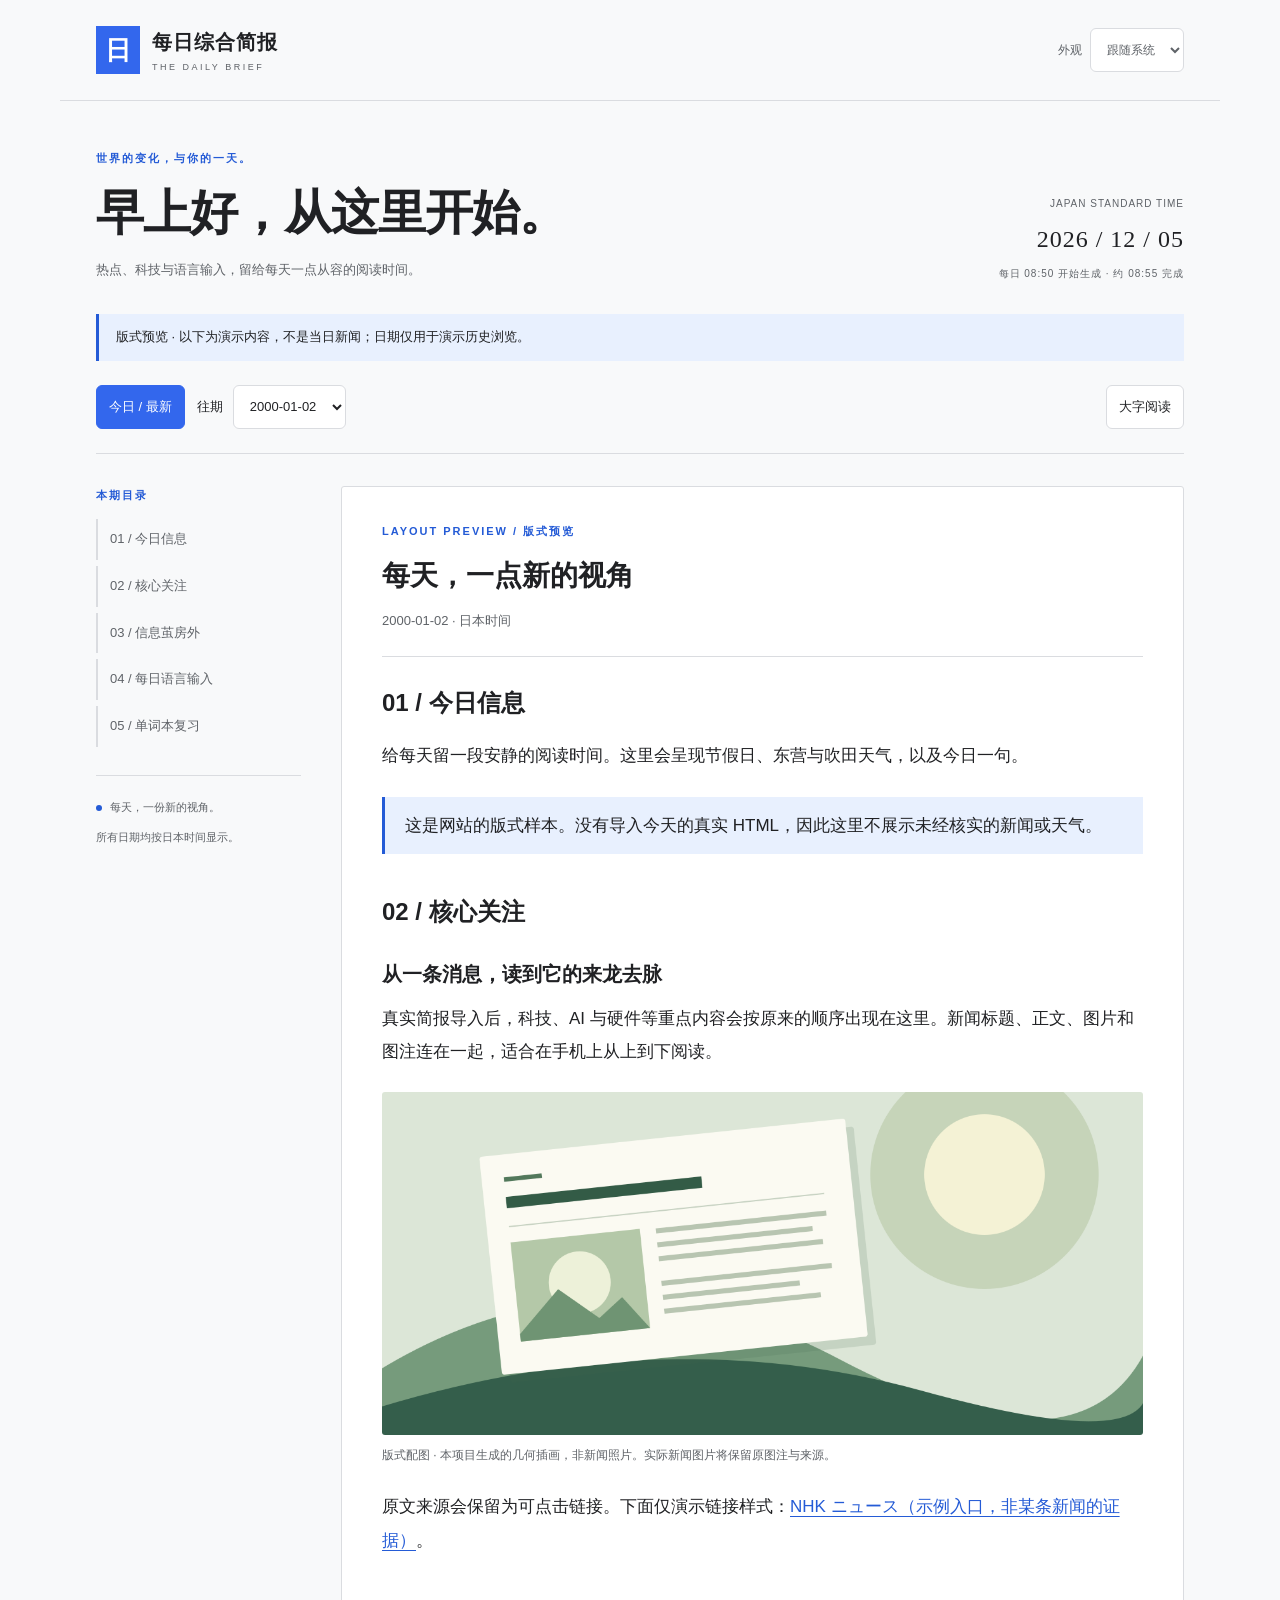
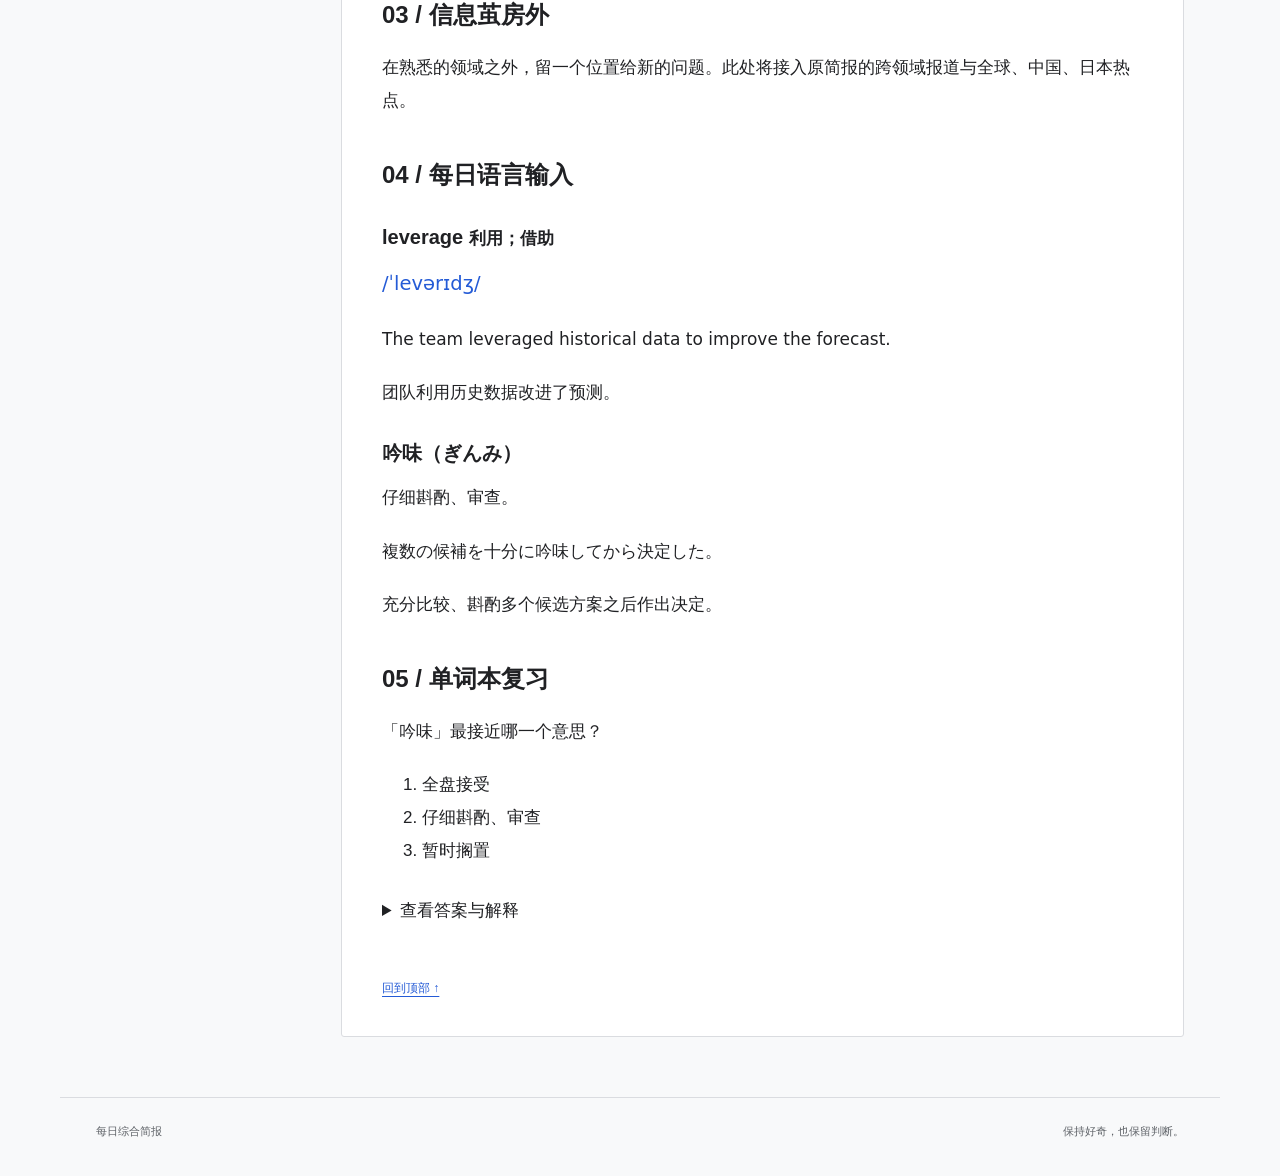
<file: index.html>
<!doctype html>
<html lang="zh-CN">
<head>
<meta charset="UTF-8"><meta name="viewport" content="width=device-width,initial-scale=1">
<meta name="color-scheme" content="light dark"><meta name="robots" content="noindex,nofollow">
<meta name="referrer" content="no-referrer">
<meta http-equiv="Content-Security-Policy" content="default-src 'self'; script-src 'self' 'unsafe-inline'; style-src 'self' 'unsafe-inline'; img-src 'self' https: data:; connect-src 'self'; font-src 'self'; object-src 'none'; base-uri 'none'; form-action 'none'">
<title>每日综合简报 · 网站预览</title><style>:root{color-scheme:light;--bg:#f8f9fa;--paper:#ffffff;--ink:#202124;--muted:#5f6368;--line:#dadce0;--accent:#245bd6;--button:#3367ed;--button-ink:#ffffff;--soft:#e8f0fe;--notice:#e8f0fe;--body-size:17px}
@media(prefers-color-scheme:dark){:root:not([data-theme=light]){color-scheme:dark;--bg:#202124;--paper:#27282b;--ink:#dadce0;--muted:#bdc1c6;--line:#3c4043;--accent:#8ab4f8;--button:#3367ed;--button-ink:#ffffff;--soft:#293548;--notice:#293548}}
:root[data-theme=dark]{color-scheme:dark;--bg:#202124;--paper:#27282b;--ink:#dadce0;--muted:#bdc1c6;--line:#3c4043;--accent:#8ab4f8;--button:#3367ed;--button-ink:#ffffff;--soft:#293548;--notice:#293548}
*{box-sizing:border-box}html{scroll-behavior:smooth;scroll-padding-top:25px}body{margin:0;background:var(--bg);color:var(--ink);font-family:Inter,"Segoe UI","PingFang SC","Hiragino Sans GB","Microsoft YaHei",sans-serif;line-height:1.75}button,select{font:inherit;color:inherit;min-height:44px;border:1px solid var(--line);border-radius:6px;background:var(--paper);padding:7px 12px;cursor:pointer}button:hover,select:hover{border-color:var(--accent)}button:disabled{opacity:.5;cursor:default}a{color:var(--accent);text-underline-offset:4px}a:hover{text-decoration-thickness:2px}:focus-visible{outline:3px solid var(--accent);outline-offset:4px}.masthead,main,footer{max-width:1160px;margin:auto;padding-left:36px;padding-right:36px}.masthead{display:flex;justify-content:space-between;align-items:center;padding-top:25px;padding-bottom:24px;border-bottom:1px solid var(--line)}.brand{display:flex;gap:12px;align-items:center;color:var(--ink);font-size:20px;font-weight:700;text-decoration:none;letter-spacing:1px}.brand small{display:block;font-size:9px;letter-spacing:2.5px;color:var(--muted);font-weight:500}.brand-mark{display:grid;place-items:center;background:var(--accent);color:var(--bg);width:44px;height:48px;font-family:serif;font-size:26px}.theme-label{font-size:12px;color:var(--muted)}.theme-label select{font-size:12px;margin-left:5px}.intro{display:flex;justify-content:space-between;gap:24px;align-items:flex-end;padding:48px 0 32px}.eyebrow{font-size:11px;letter-spacing:2px;color:var(--accent);font-weight:700;margin:0 0 14px}h1{font-family:"Songti SC","Noto Serif SC",Georgia,serif;font-size:clamp(32px,4vw,48px);letter-spacing:-1px;line-height:1.3;margin:10px 0 15px;font-weight:600}.muted{color:var(--muted);font-size:13px}.intro .muted{margin-bottom:0}.edition-clock{min-width:260px;text-align:right;display:grid;gap:5px;font-size:10px;letter-spacing:1px;color:var(--muted)}.edition-clock strong{font-family:Georgia,serif;font-size:24px;font-weight:400;color:var(--ink)}.notice{padding:12px 17px;background:var(--notice);font-size:13px;border-left:3px solid var(--accent);margin:0 0 24px}.reading-bar{display:flex;align-items:center;gap:12px;padding:0 0 24px;border-bottom:1px solid var(--line);font-size:13px}.reading-bar label{display:flex;align-items:center;gap:10px}.reading-bar #font-size{margin-left:auto}.primary{background:var(--accent);color:var(--bg);border-color:var(--accent)}.layout{display:grid;grid-template-columns:205px minmax(0,1fr);gap:40px;padding:32px 0 60px}aside{align-self:start;position:sticky;top:25px}#toc{display:grid;gap:6px}#toc a{display:block;font-size:13px;color:var(--muted);text-decoration:none;padding:9px 12px;border-left:2px solid var(--line)}#toc a:hover{background:var(--soft);color:var(--accent);border-color:var(--accent)}.side-note{border-top:1px solid var(--line);padding-top:22px;margin-top:28px;font-size:11px;color:var(--muted)}.dot{display:inline-block;width:6px;height:6px;border-radius:50%;background:var(--accent);margin-right:5px}#reading{background:var(--paper);padding:35px 40px;border:1px solid var(--line);min-width:0;border-radius:3px}.issue-heading{padding-bottom:23px;border-bottom:1px solid var(--line);margin-bottom:28px}.issue-heading h2{font-family:"Songti SC",Georgia,serif;font-size:28px;line-height:1.5;margin:0}.issue-heading .muted{margin-bottom:0}article{font-size:var(--body-size);line-height:1.95;overflow-wrap:anywhere}article h1,article h2{font-family:inherit;font-size:24px;margin:40px 0 18px;line-height:1.5}article h3{font-size:20px;margin:28px 0 12px;line-height:1.6}article p{margin:12px 0 20px}article h2:first-child{margin-top:0}article img{display:block;max-width:100%;height:auto;border-radius:3px;background:var(--soft)}article figure{margin:24px 0}article figcaption{font-size:12px;line-height:1.8;color:var(--muted);margin-top:10px}article blockquote{margin:25px 0;padding:12px 20px;background:var(--soft);border-left:3px solid var(--accent)}article table{display:block;max-width:100%;overflow-x:auto;border-collapse:collapse;font-size:14px}article td,article th{border:1px solid var(--line);padding:8px 12px;text-align:left}article pre{white-space:pre-wrap}article .ipa,article [lang=en],article code{font-family:"Charis SIL","Doulos SIL","Noto Sans","Segoe UI","DejaVu Sans","Arial Unicode MS",sans-serif;font-variant-ligatures:none}article .ipa{font-size:1.15em;color:var(--accent)}article summary{cursor:pointer;padding:10px 0}article .image-error{padding:20px;border:1px dashed var(--line);font-size:13px;color:var(--muted)}.back-top{display:inline-block;font-size:12px;margin-top:40px}footer{display:flex;justify-content:space-between;border-top:1px solid var(--line);padding-top:24px;padding-bottom:35px;font-size:11px;color:var(--muted)}.skip{position:absolute;left:-9999px}.skip:focus{left:20px;top:10px;background:var(--paper);padding:10px;z-index:10}.mobile-break{display:none}
@media(max-width:760px){.masthead,main,footer{padding-left:20px;padding-right:20px}.masthead{padding-top:18px;padding-bottom:18px}.brand{font-size:16px}.brand-mark{width:34px;height:40px;font-size:22px}.theme-label{font-size:0}.intro{display:block;padding:32px 0 24px}.intro .muted{font-size:12px;max-width:300px}.edition-clock{margin-top:24px;text-align:left;gap:1px}.edition-clock strong{font-size:20px}.edition-clock>span:first-child{display:none}.layout{display:block;padding-top:20px}aside{position:static}aside>.eyebrow,.side-note{display:none}#toc{display:flex;gap:8px;overflow-x:auto;padding:0 0 20px}#toc a{white-space:nowrap;padding:5px 9px;border:1px solid var(--line);border-radius:4px;font-size:12px}.reading-bar{gap:8px;flex-wrap:wrap}.reading-bar label{gap:5px}.reading-bar button,.reading-bar select{padding:7px 9px;font-size:12px}#reading{padding:24px 20px}.issue-heading h2{font-size:24px}.notice{font-size:12px}.mobile-break{display:block}article{font-size:var(--body-size)}article h2{font-size:22px}.theme-label select{max-width:105px}footer{gap:15px}}
@media(max-width:360px){.masthead,main,footer{padding-left:12px;padding-right:12px}#reading{padding:20px 15px}.reading-bar #font-size{margin-left:0}}
@media(prefers-reduced-motion:reduce){html{scroll-behavior:auto}}
.brand-mark,.primary{background:var(--button);color:var(--button-ink);border-color:var(--button)}</style>
</head>
<body>
<a class="skip" href="#reading">跳到正文</a>
<header class="masthead"><a class="brand" href="?demo=1"><span class="brand-mark">日</span><span>每日综合简报<small>THE DAILY BRIEF</small></span></a><label class="theme-label">外观 <select id="theme" aria-label="阅读外观"><option value="auto">跟随系统</option><option value="light">浅色</option><option value="dark">深色</option></select></label></header>
<main>
<section class="intro"><div><p class="eyebrow">世界的变化，与你的一天。</p><h1>早上好，<br class="mobile-break">从这里开始。</h1><p class="muted">热点、科技与语言输入，留给每天一点从容的阅读时间。</p></div><div class="edition-clock"><span>JAPAN STANDARD TIME</span><strong id="clock-date">—</strong><span>每日 08:50 开始生成 · 约 08:55 完成</span></div></section>
<div id="notice" class="notice" role="status" aria-live="polite">正在读取简报…</div>
<nav class="reading-bar" aria-label="简报日期"><button id="latest" class="primary">今日 / 最新</button><label>往期 <select id="dates" aria-label="选择历史简报日期"><option>暂无简报</option></select></label><button id="font-size" aria-pressed="false">大字阅读</button></nav>
<div class="layout"><aside><p class="eyebrow">本期目录</p><nav id="toc" aria-label="正文目录"></nav><div class="side-note"><span class="dot"></span> 每天，一份新的视角。<p>所有日期均按日本时间显示。</p></div></aside><div id="reading" tabindex="-1"><div class="issue-heading"><p id="issue-label" class="eyebrow">DAILY EDITION</p><h2 id="issue-title">等待第一份简报</h2><p id="issue-meta" class="muted"></p></div><article id="article"><p>真实简报导入后会出现在这里。</p></article><noscript>请启用 JavaScript 以选择和阅读简报。</noscript><a class="back-top" href="#">回到顶部 ↑</a></div></div>
</main><footer><span>每日综合简报</span><span>保持好奇，也保留判断。</span></footer>
<script>const embedded={"./data/demo/2000-01-01.json": {"date": "2000-01-01", "title": "每天，一点新的视角", "html": "\u003ch2>历史简报示例\u003c/h2>\u003cp>你正在阅读上一期的演示页面。日期切换后，地址也会更新，方便收藏某一期。\u003c/p>\u003ch2>语言输入\u003c/h2>\u003ch3>mitigate · 缓解\u003c/h3>\u003cp lang=\"en\" class=\"ipa\">/ˈmɪtɪɡeɪt/\u003c/p>\u003cp>此处仅用于检验历史日期与 IPA 显示，不是 2000 年的真实简报。\u003c/p>\n", "sha256": "8d26d94145f2641ee44babf6820b6d862180956c8f0401c9ab417abc1efe32e9"}, "./data/demo/2000-01-02.json": {"date": "2000-01-02", "title": "每天，一点新的视角", "html": "\n\u003ch2>01 / 今日信息\u003c/h2>\u003cp>给每天留一段安静的阅读时间。这里会呈现节假日、东营与吹田天气，以及今日一句。\u003c/p>\u003cblockquote>这是网站的版式样本。没有导入今天的真实 HTML，因此这里不展示未经核实的新闻或天气。\u003c/blockquote>\n\u003ch2>02 / 核心关注\u003c/h2>\u003ch3>从一条消息，读到它的来龙去脉\u003c/h3>\u003cp>真实简报导入后，科技、AI 与硬件等重点内容会按原来的顺序出现在这里。新闻标题、正文、图片和图注连在一起，适合在手机上从上到下阅读。\u003c/p>\u003cfigure>\u003cimg src=\"[data-uri]\" alt=\"绿色纸张与晨间圆日组成的抽象版式示意图，并非新闻照片\" loading=\"lazy\" decoding=\"async\" referrerpolicy=\"no-referrer\">\u003cfigcaption>版式配图 · 本项目生成的几何插画，非新闻照片。实际新闻图片将保留原图注与来源。\u003c/figcaption>\u003c/figure>\u003cp>原文来源会保留为可点击链接。下面仅演示链接样式：\u003ca href=\"https://www3.nhk.or.jp/news/\" rel=\"noopener noreferrer\">NHK ニュース（示例入口，非某条新闻的证据）\u003c/a>。\u003c/p>\n\u003ch2>03 / 信息茧房外\u003c/h2>\u003cp>在熟悉的领域之外，留一个位置给新的问题。此处将接入原简报的跨领域报道与全球、中国、日本热点。\u003c/p>\n\u003ch2>04 / 每日语言输入\u003c/h2>\u003ch3>leverage \u003csmall>利用；借助\u003c/small>\u003c/h3>\u003cp lang=\"en\" class=\"ipa\">/ˈlevərɪdʒ/\u003c/p>\u003cp lang=\"en\">The team leveraged historical data to improve the forecast.\u003c/p>\u003cp>团队利用历史数据改进了预测。\u003c/p>\u003ch3 lang=\"ja\">吟味（ぎんみ）\u003c/h3>\u003cp>仔细斟酌、审查。\u003c/p>\u003cp lang=\"ja\">複数の候補を十分に吟味してから決定した。\u003c/p>\u003cp>充分比较、斟酌多个候选方案之后作出决定。\u003c/p>\n\u003ch2>05 / 单词本复习\u003c/h2>\u003cp>「吟味」最接近哪一个意思？\u003c/p>\u003col>\u003cli>全盘接受\u003c/li>\u003cli>仔细斟酌、审查\u003c/li>\u003cli>暂时搁置\u003c/li>\u003c/ol>\u003cdetails>\u003csummary>查看答案与解释\u003c/summary>\u003cp>答案：2。吟味指仔细检查、比较并作出判断。\u003c/p>\u003c/details>\n\n", "sha256": "b37fdb785c7a36e136c144897d9e6d2c620d981f68dcc9f0d005765598f3cec5"}, "./data/demo/index.json": {"issues": [{"date": "2000-01-01", "title": "每天，一点新的视角"}, {"date": "2000-01-02", "title": "每天，一点新的视角"}]}};
'use strict';
const $ = id => document.getElementById(id);
const demo = true;
const todayJST = () => new Intl.DateTimeFormat('sv-SE', {timeZone:'Asia/Tokyo',year:'numeric',month:'2-digit',day:'2-digit'}).format(new Date());
const state = {issues:[], request:0};
function preference(key,value){try{if(value===undefined)return localStorage.getItem(key);localStorage.setItem(key,value);}catch{}return null;}
function setTheme(value){if(value==='auto')delete document.documentElement.dataset.theme;else document.documentElement.dataset.theme=value;preference('brief-theme',value);}
$('theme').value=preference('brief-theme')||'auto';setTheme($('theme').value);
$('theme').addEventListener('change',e=>setTheme(e.target.value));
let large=preference('brief-large')==='true';
function size(){document.documentElement.style.setProperty('--body-size',large?'20px':'17px');$('font-size').setAttribute('aria-pressed',String(large));$('font-size').textContent=large?'标准字号':'大字阅读';}
size();$('font-size').onclick=()=>{large=!large;size();preference('brief-large',String(large));};
function message(text){$('notice').textContent=text;}
async function json(url){if(!(url in embedded))throw new Error("Missing data");return embedded[url];}
function latest(){return state.issues.find(x=>x.date<=todayJST());}
function dateURL(date){const u=new URL(location);u.searchParams.set('date',date);u.hash='';return u;}
async function show(date,push=false){
 const token=++state.request;
 const issue=state.issues.find(x=>x.date===date);
 if(!issue){message('这个日期还没有简报。可以选择已有日期，或返回今日 / 最新。');$('issue-title').textContent='该日期尚未发布';$('issue-meta').textContent='';$('article').replaceChildren();$('toc').replaceChildren();$('dates').selectedIndex=-1;return;}
 $('dates').value=date;
 if(push)history.pushState({},'',dateURL(date));
 $('issue-title').textContent=issue.title;$('issue-meta').textContent='正在读取…';$('article').replaceChildren();$('toc').replaceChildren();
 message(demo?'版式预览 · 以下为演示内容，不是当日新闻；日期仅用于演示历史浏览。':date===todayJST()?'今日简报已发布。':`正在阅读 ${date}。${latest()?.date===date?'今日尚未发布，已显示最近一期。':''}`);
 try{
  const data=await json(`./data/${demo?'demo/':''}${date}.json`);if(token!==state.request)return;
  // Only the allowlisted output of build.py enters this element.
  $('article').innerHTML=data.html;
  $('issue-label').textContent=demo?'LAYOUT PREVIEW / 版式预览':'DAILY EDITION / 每日综合简报';
  $('issue-meta').textContent=`${date} · 日本时间${data.importedAt?' · 入库 '+new Date(data.importedAt).toLocaleString('zh-CN',{timeZone:'Asia/Tokyo',hour12:false}):''}`;
  $('article').querySelectorAll('h1,h2').forEach((h,i)=>{if(!h.id)h.id=`section-${i}`;const a=document.createElement('a');a.href='#'+encodeURIComponent(h.id);a.textContent=h.textContent;$('toc').append(a);});
  $('article').querySelectorAll('img').forEach(img=>{const fallback=()=>{const p=document.createElement('p');p.className='image-error';p.textContent='图片暂不可用：'+(img.alt||'请查看原文来源');img.replaceWith(p);};img.addEventListener('error',fallback,{once:true});if(img.complete&&img.naturalWidth===0)fallback();});
 }catch{if(token!==state.request)return;message('简报加载失败，请刷新重试。其他日期仍可选择。');$('issue-meta').textContent='加载失败';}
}
$('dates').onchange=e=>show(e.target.value,true);
$('latest').onclick=()=>{const current=latest();if(current)show(current.date,true);};
window.addEventListener('popstate',()=>show(new URLSearchParams(location.search).get('date')||latest()?.date));
async function init(){
 $('clock-date').textContent=todayJST().replaceAll('-',' / ');
 try{
  const manifest=await json(`./data/${demo?'demo/':''}index.json`);
  state.issues=manifest.issues.sort((a,b)=>b.date.localeCompare(a.date));
  $('dates').replaceChildren();for(const issue of state.issues){const o=document.createElement('option');o.value=issue.date;o.textContent=issue.date;$('dates').append(o);}
  if(!state.issues.length){message('第一份简报尚未导入。发布后，首页会自动显示当天或最近一期。');$('dates').disabled=true;$('latest').disabled=true;return;}
  const requested=new URLSearchParams(location.search).get('date');await show(requested||latest()?.date);
 }catch{message('暂时无法读取简报目录，请稍后刷新。');}
}
init();
</script></body></html>
</file>
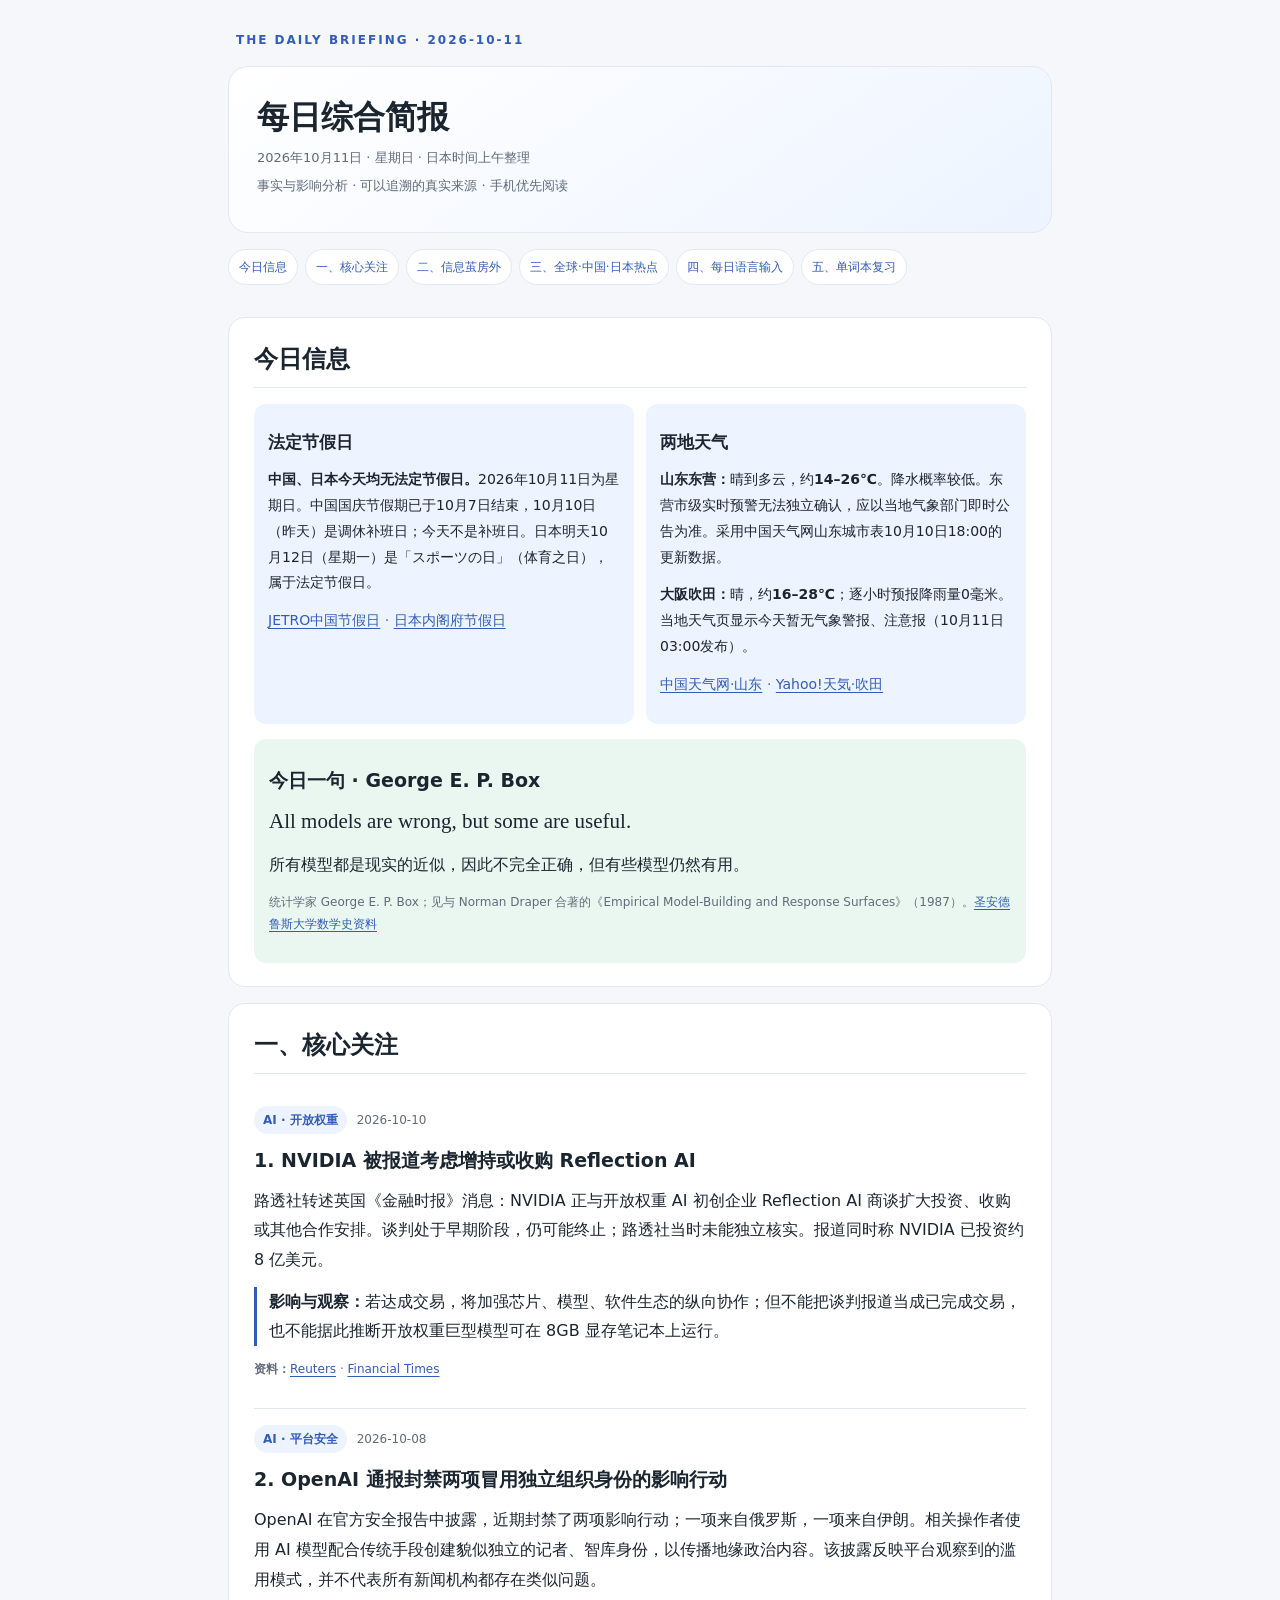
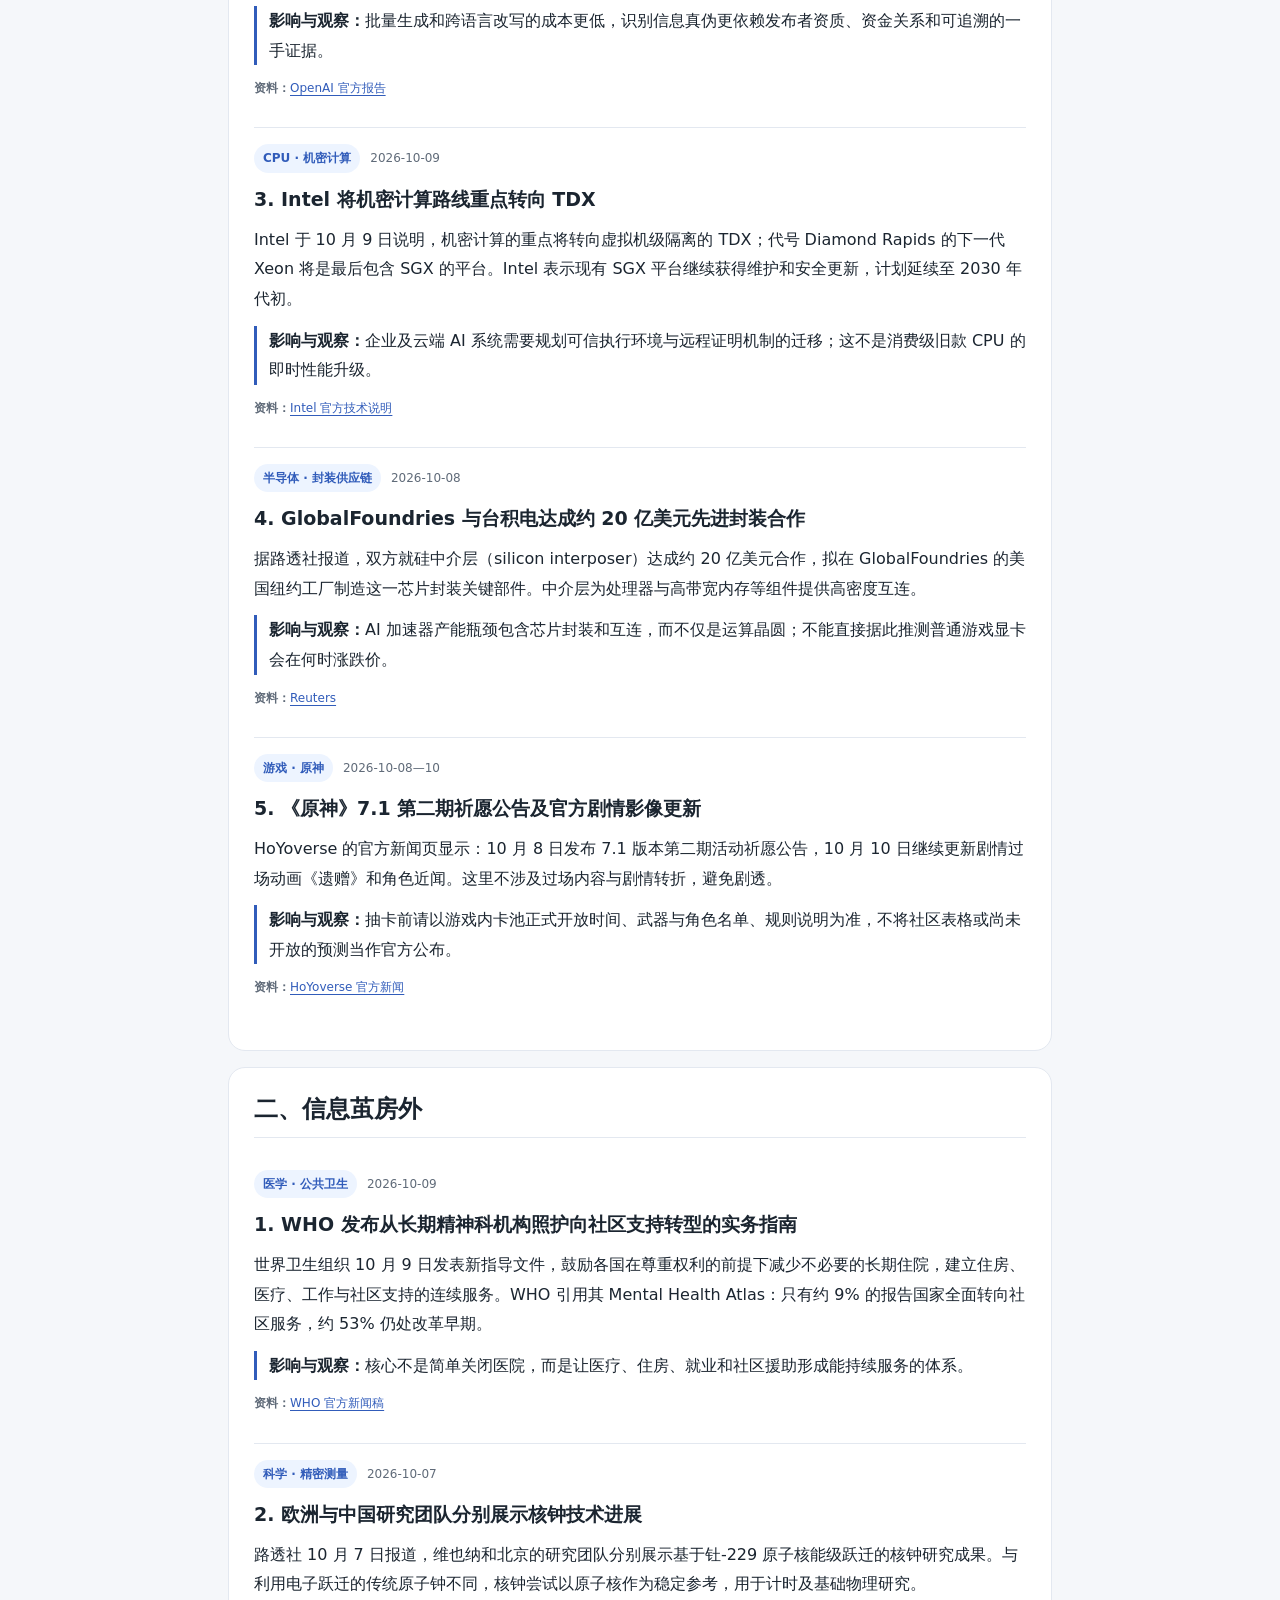
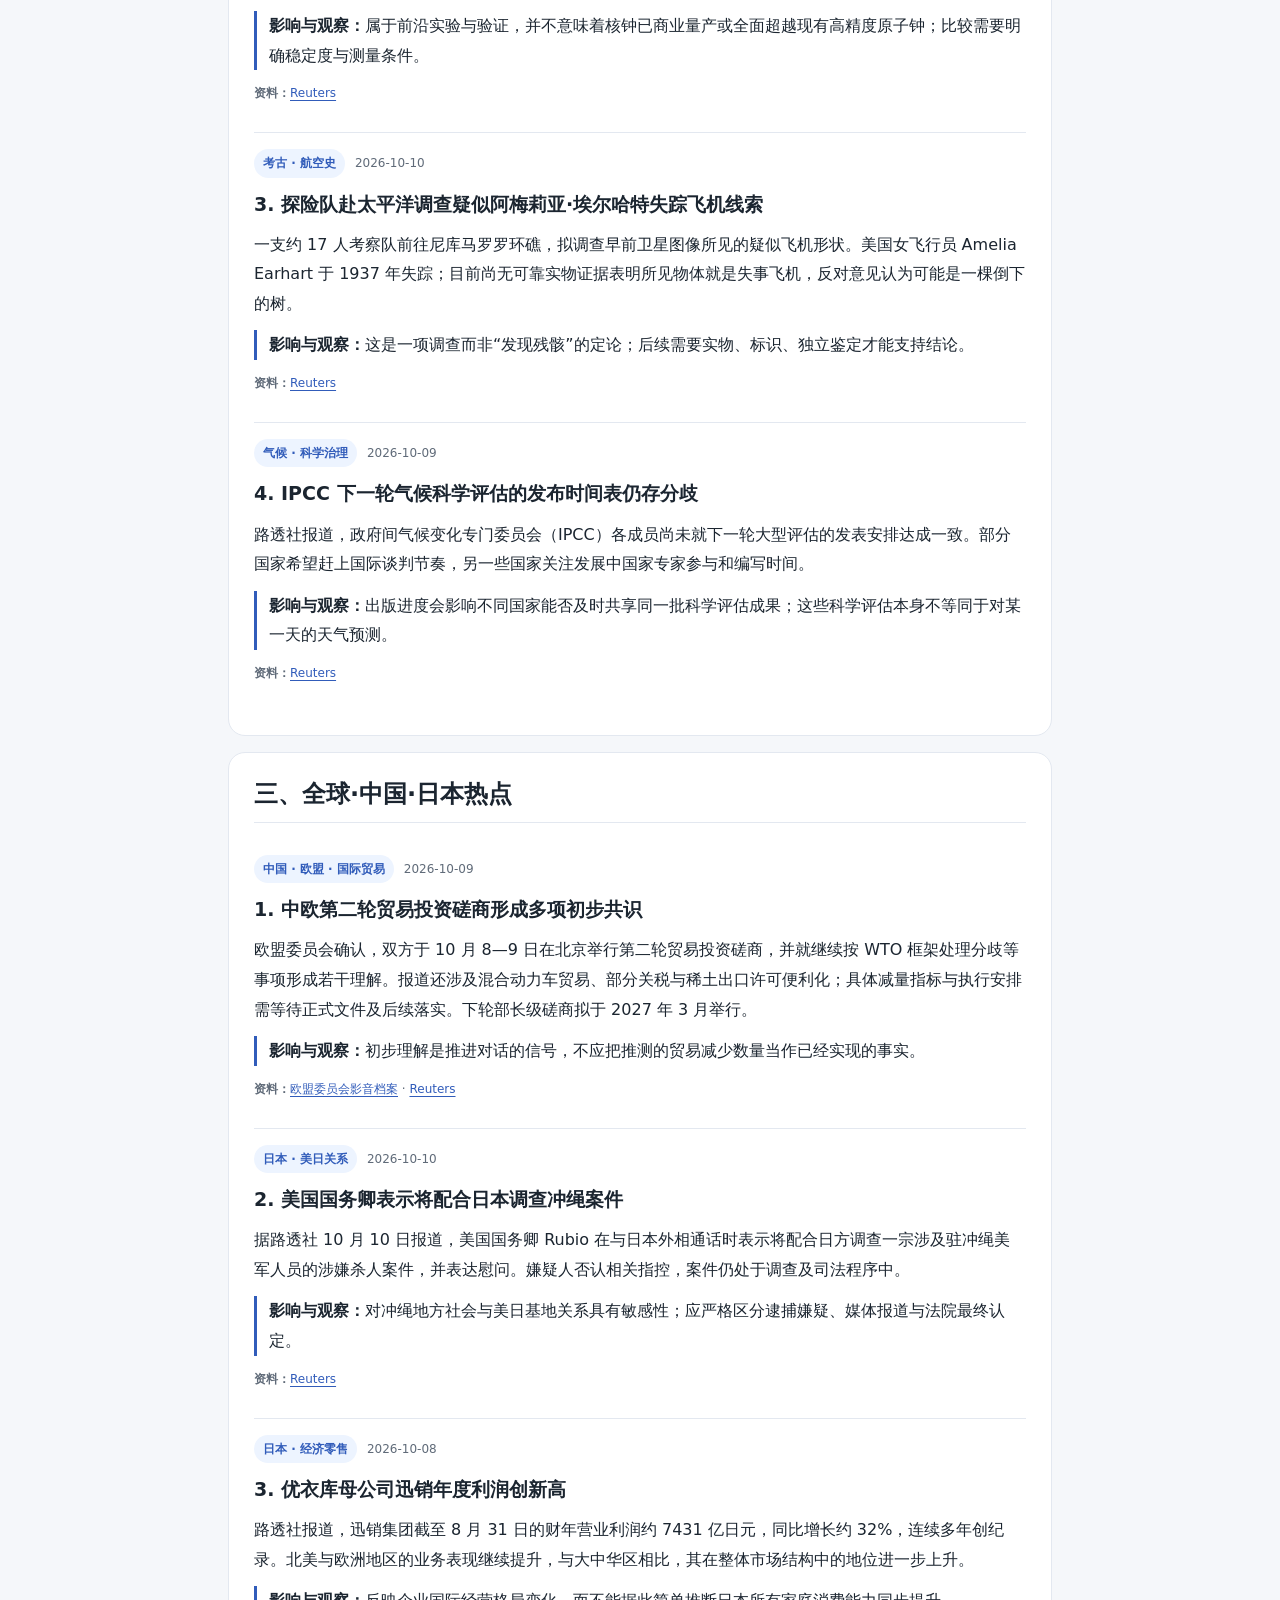
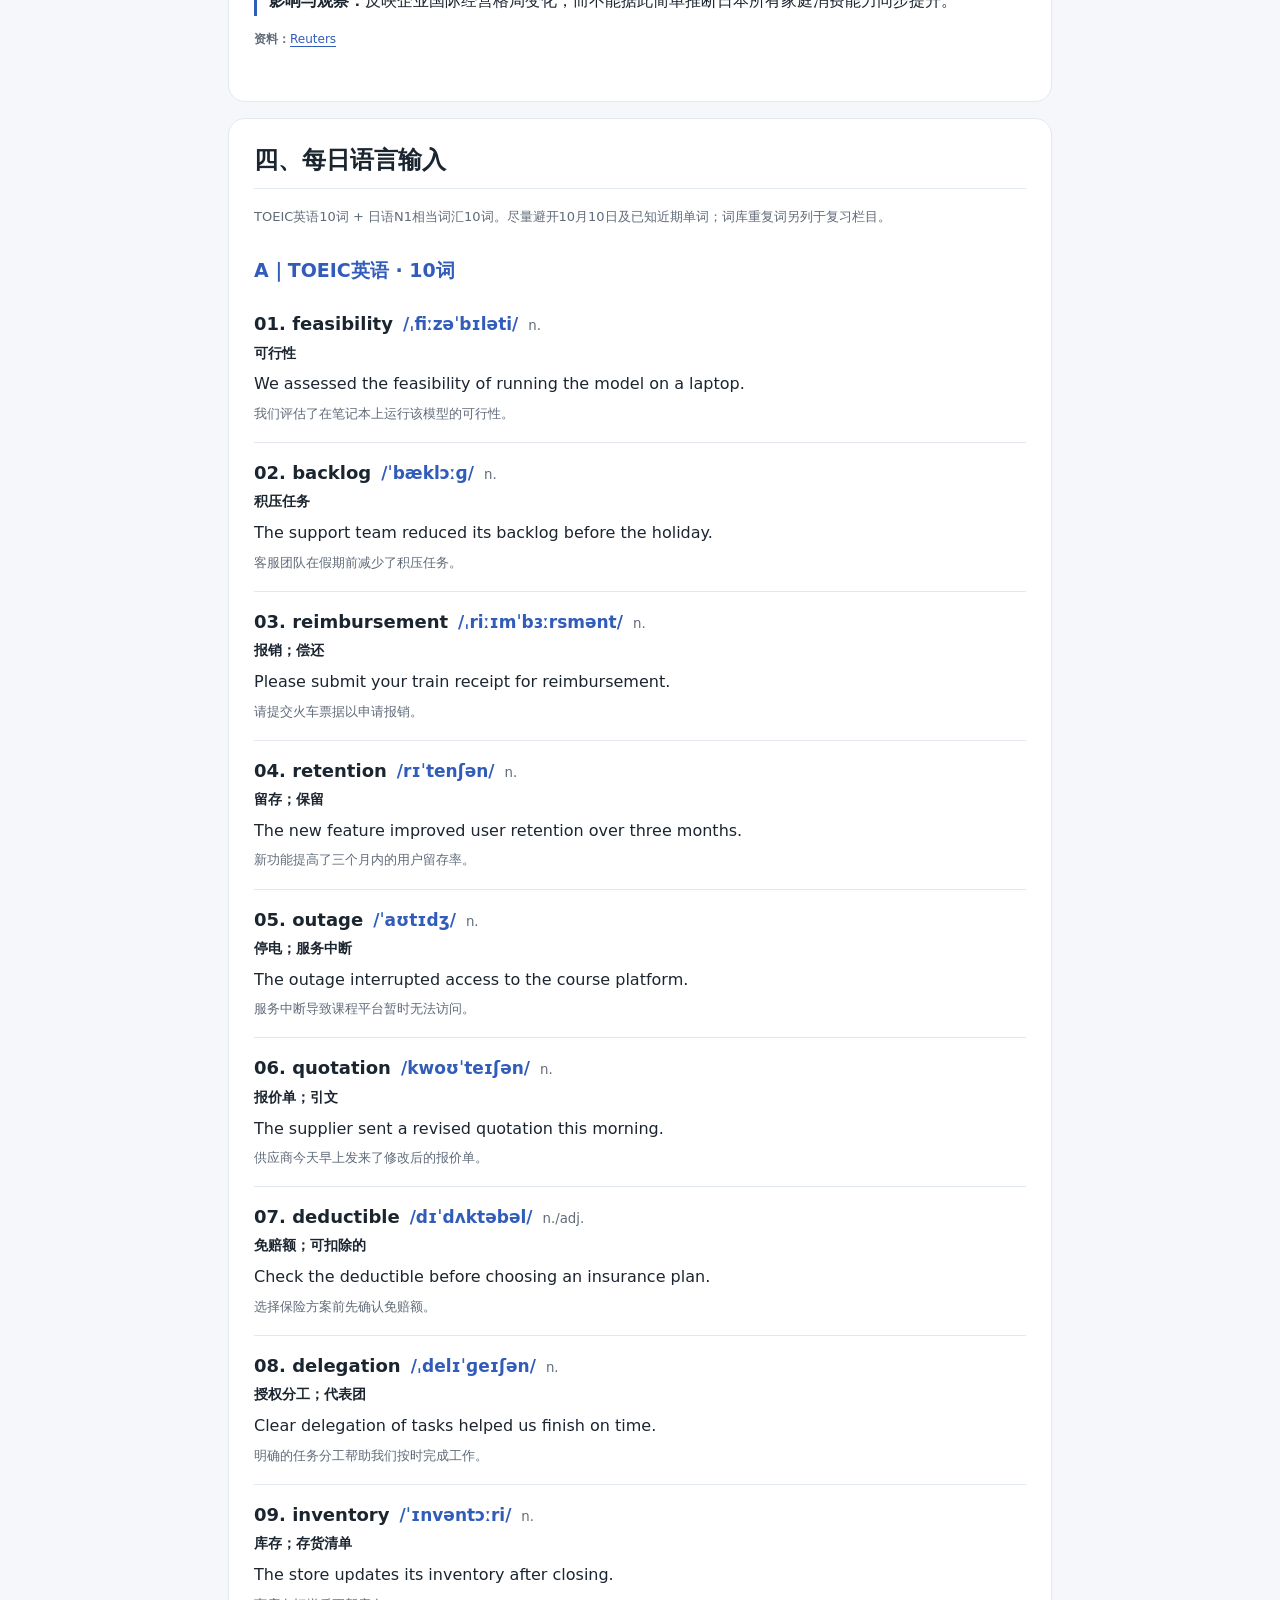
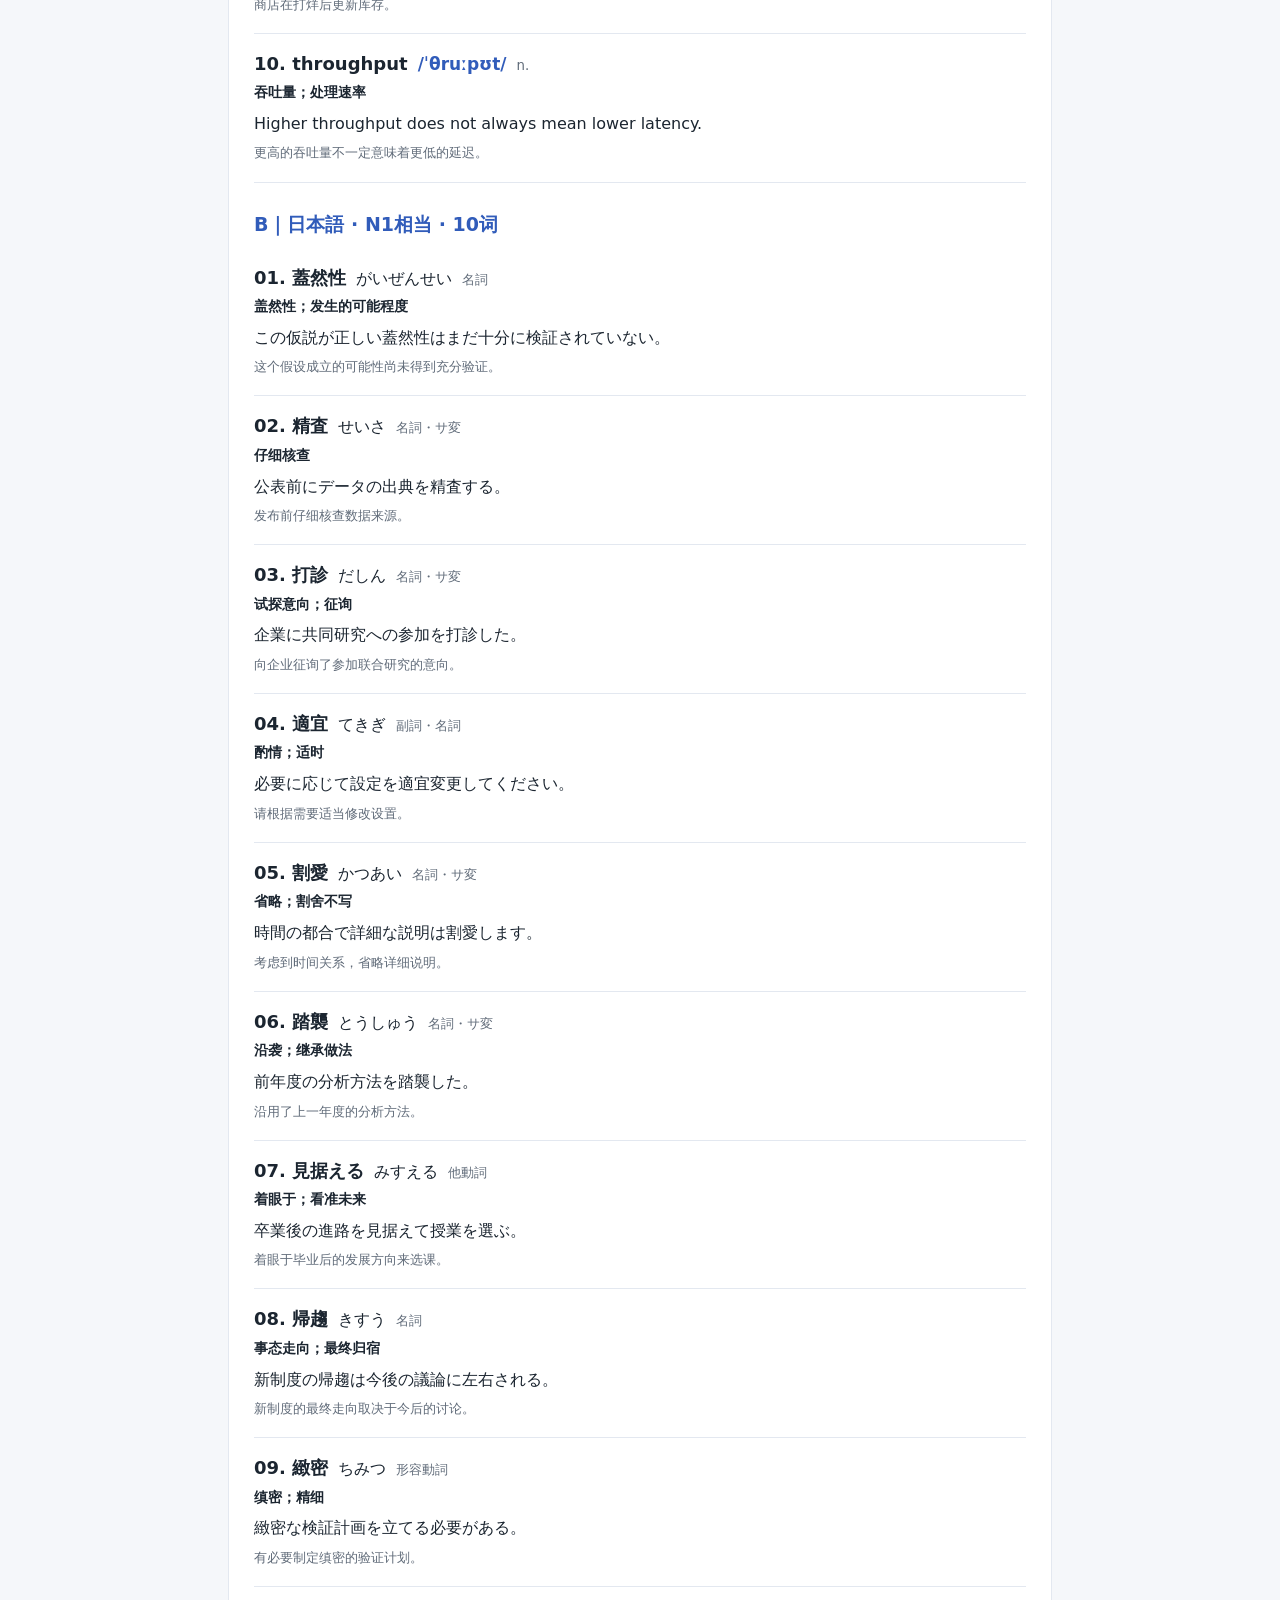
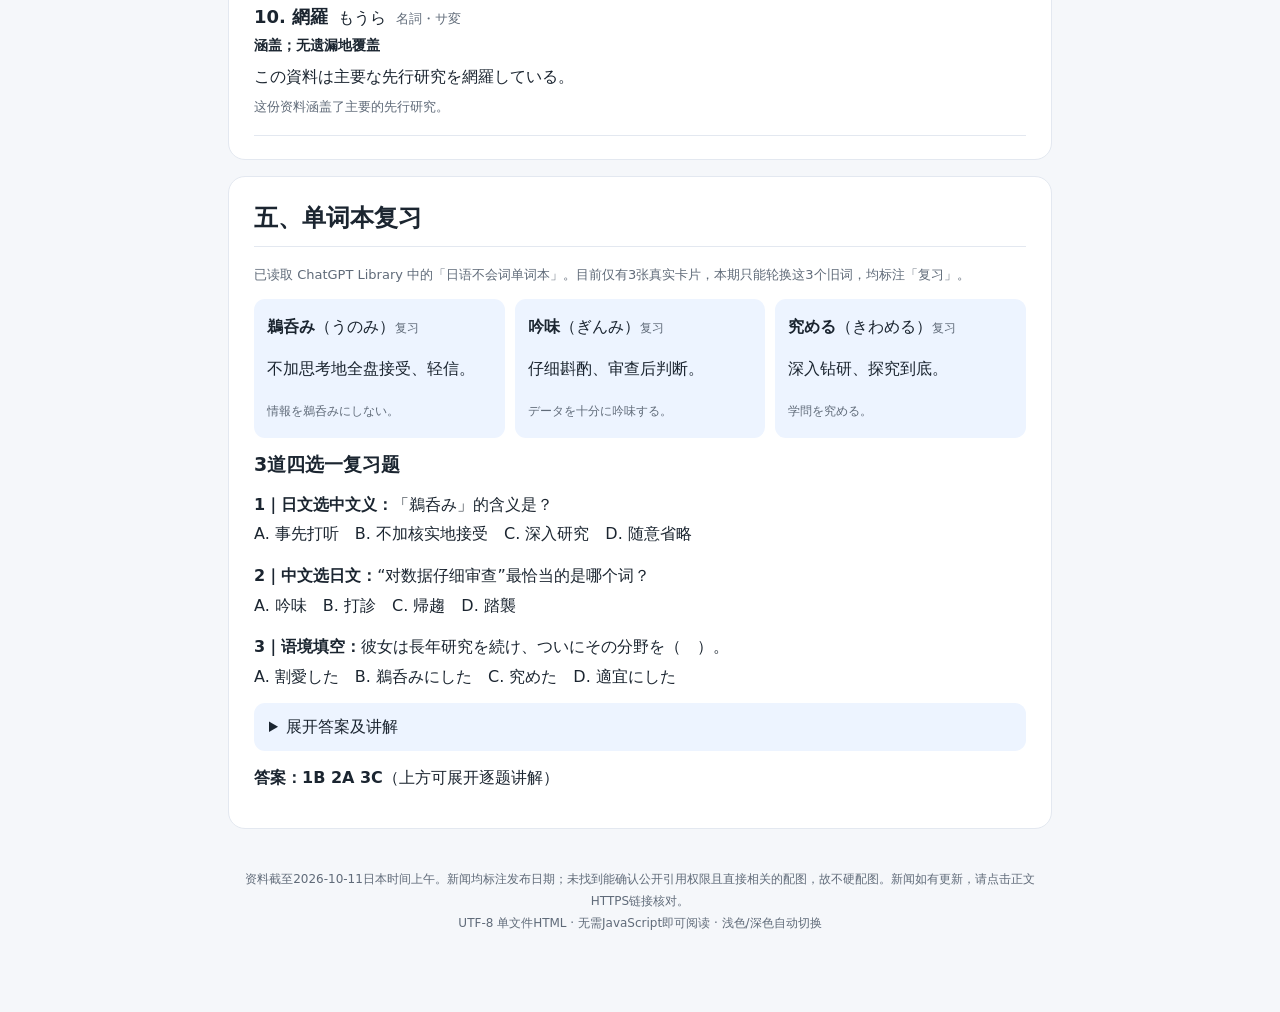
<file: incoming/2026-10-11.html>
<!doctype html>
<html lang="zh-CN"><head><meta charset="utf-8"><meta name="viewport" content="width=device-width,initial-scale=1"><meta name="color-scheme" content="light dark"><meta name="referrer" content="no-referrer"><title>每日综合简报｜2026-10-11</title><style>:root{--bg:#f5f7fa;--card:#fff;--ink:#1b2530;--muted:#606b79;--line:#e3e8f0;--blue:#315cba;--tint:#edf4ff;--green:#eaf7f1;color-scheme:light}@media(prefers-color-scheme:dark){:root{--bg:#10151b;--card:#1a232c;--ink:#e7eefa;--muted:#b2becd;--line:#394555;--blue:#94b8ff;--tint:#22354d;--green:#203c38;color-scheme:dark}}*{box-sizing:border-box}html{scroll-behavior:smooth}body{margin:0;background:var(--bg);color:var(--ink);font:16px/1.85 system-ui,-apple-system,BlinkMacSystemFont,"Segoe UI","Noto Sans","Noto Sans CJK JP",Arial,sans-serif}a{color:var(--blue);overflow-wrap:anywhere;text-underline-offset:3px}.page{max-width:850px;margin:0 auto;padding:14px 13px 55px}.mast{padding:15px 8px;color:var(--blue);font-size:12px;letter-spacing:2px;font-weight:700}.hero{background:linear-gradient(145deg,var(--card),var(--tint));padding:29px 28px;border:1px solid var(--line);border-radius:20px}h1{font-size:32px;margin:0 0 8px;line-height:1.32}h2{font-size:24px;border-bottom:1px solid var(--line);margin:0 0 16px;padding-bottom:10px;line-height:1.5}h3{font-size:19px;line-height:1.48;margin:12px 0}p{margin:12px 0}.sub{margin:4px 0;color:var(--muted);font-size:13px}.toc{display:flex;gap:7px;flex-wrap:wrap;padding:16px 0}.toc a{font-size:12px;background:var(--card);padding:6px 10px;border:1px solid var(--line);border-radius:20px;text-decoration:none}.section{background:var(--card);border:1px solid var(--line);border-radius:17px;padding:23px 25px;margin:16px 0}.cols{display:grid;grid-template-columns:1fr 1fr;gap:12px}.panel{padding:14px;background:var(--tint);border-radius:12px}.panel p{font-size:14px}.panel h3{font-size:17px}.quote{margin:15px 0 0;padding:15px;background:var(--green);border-radius:12px}.quote blockquote{font:500 21px/1.5 Georgia,serif;margin:10px 0}.source{font-size:12px;color:var(--muted)}.story{padding:16px 0;border-bottom:1px solid var(--line)}.story:last-child{border:0}.story h3{font-size:19px}.storymeta{display:flex;gap:10px;align-items:center;color:var(--muted);font-size:12px}.badge{color:var(--blue);background:var(--tint);padding:3px 9px;border-radius:20px;font-weight:700}.impact{border-left:3px solid var(--blue);padding-left:12px}.hint{font-size:13px;color:var(--muted)}.subhead{color:var(--blue);margin:27px 0 10px}.vocab{padding:13px 0;border-bottom:1px solid var(--line)}.vhead{display:flex;align-items:baseline;gap:10px;flex-wrap:wrap}.vhead b{font-size:18px}.vhead small,.trans{color:var(--muted)}.vocab p{margin:3px 0}.vocab .trans{font-size:13px}.meaning{font-weight:600;font-size:14px}.ipa{font:600 17px "Charis SIL","Doulos SIL","Noto Sans","DejaVu Sans","Segoe UI",Arial,sans-serif;color:var(--blue)}.flash{display:grid;grid-template-columns:repeat(3,1fr);gap:10px}.flash>div{background:var(--tint);border-radius:11px;padding:13px}.flash span,.flash small{color:var(--muted);font-size:12px}details{background:var(--tint);border-radius:11px;padding:9px 15px}summary{cursor:pointer}footer{text-align:center;color:var(--muted);font-size:12px;padding:23px 10px}@media(max-width:640px){.page{padding:10px 9px 50px}.hero{padding:21px 17px}h1{font-size:27px}.section{padding:20px 15px}.cols,.flash{grid-template-columns:1fr}.story h3{font-size:18px}}</style></head><body><div class="page"><div class="mast">THE DAILY BRIEFING · 2026-10-11</div><div class="hero"><h1>每日综合简报</h1><p class="sub">2026年10月11日 · 星期日 · 日本时间上午整理</p><p class="sub">事实与影响分析 · 可以追溯的真实来源 · 手机优先阅读</p></div><nav class="toc" aria-label="跳转到简报各栏目"><a href="#today">今日信息</a><a href="#core">一、核心关注</a><a href="#outside">二、信息茧房外</a><a href="#world">三、全球·中国·日本热点</a><a href="#language">四、每日语言输入</a><a href="#review">五、单词本复习</a></nav><main><section class="section" id="today"><h2>今日信息</h2><div class="cols"><div class="panel"><h3>法定节假日</h3><p><strong>中国、日本今天均无法定节假日。</strong>2026年10月11日为星期日。中国国庆节假期已于10月7日结束，10月10日（昨天）是调休补班日；今天不是补班日。日本明天10月12日（星期一）是「スポーツの日」（体育之日），属于法定节假日。</p><p class="source"><a href="https://www.jetro.go.jp/world/asia/cn/holiday.html" rel="noopener noreferrer" target="_blank">JETRO中国节假日</a> · <a href="https://www8.cao.go.jp/chosei/shukujitsu/gaiyou.html" rel="noopener noreferrer" target="_blank">日本内阁府节假日</a></p></div><div class="panel"><h3>两地天气</h3><p><b>山东东营：</b>晴到多云，约<strong>14–26℃</strong>。降水概率较低。东营市级实时预警无法独立确认，应以当地气象部门即时公告为准。采用中国天气网山东城市表10月10日18:00的更新数据。</p><p><b>大阪吹田：</b>晴，约<strong>16–28℃</strong>；逐小时预报降雨量0毫米。当地天气页显示今天暂无气象警报、注意报（10月11日03:00发布）。</p><p class="source"><a href="https://www.weather.com.cn/shandong/" rel="noopener noreferrer" target="_blank">中国天气网·山东</a> · <a href="https://weather.yahoo.co.jp/weather/jp/27/6200/27205.html" rel="noopener noreferrer" target="_blank">Yahoo!天気·吹田</a></p></div></div><div class="quote"><h3>今日一句 · George E. P. Box</h3><blockquote>All models are wrong, but some are useful.</blockquote><p>所有模型都是现实的近似，因此不完全正确，但有些模型仍然有用。</p><p class="source">统计学家 George E. P. Box；见与 Norman Draper 合著的《Empirical Model-Building and Response Surfaces》（1987）。<a href="https://mathshistory.st-andrews.ac.uk/Biographies/Box/quotations/" rel="noopener noreferrer" target="_blank">圣安德鲁斯大学数学史资料</a></p></div></section><section class="section" id="core"><h2>一、核心关注</h2><article class="story"><div class="storymeta"><span class="badge">AI · 开放权重</span><span>2026-10-10</span></div><h3>1. NVIDIA 被报道考虑增持或收购 Reflection AI</h3><p>路透社转述英国《金融时报》消息：NVIDIA 正与开放权重 AI 初创企业 Reflection AI 商谈扩大投资、收购或其他合作安排。谈判处于早期阶段，仍可能终止；路透社当时未能独立核实。报道同时称 NVIDIA 已投资约 8 亿美元。</p><p class="impact"><strong>影响与观察：</strong>若达成交易，将加强芯片、模型、软件生态的纵向协作；但不能把谈判报道当成已完成交易，也不能据此推断开放权重巨型模型可在 8GB 显存笔记本上运行。</p><p class="source"><b>资料：</b><a href="https://www.reuters.com/business/nvidia-talks-invest-further-reflection-ai-or-buy-it-ft-reports-2026-10-10/" rel="noopener noreferrer" target="_blank">Reuters</a> · <a href="https://www.ft.com/content/052610c5-22b4-4dd4-932e-b7f9f0628b6a" rel="noopener noreferrer" target="_blank">Financial Times</a></p></article><article class="story"><div class="storymeta"><span class="badge">AI · 平台安全</span><span>2026-10-08</span></div><h3>2. OpenAI 通报封禁两项冒用独立组织身份的影响行动</h3><p>OpenAI 在官方安全报告中披露，近期封禁了两项影响行动；一项来自俄罗斯，一项来自伊朗。相关操作者使用 AI 模型配合传统手段创建貌似独立的记者、智库身份，以传播地缘政治内容。该披露反映平台观察到的滥用模式，并不代表所有新闻机构都存在类似问题。</p><p class="impact"><strong>影响与观察：</strong>批量生成和跨语言改写的成本更低，识别信息真伪更依赖发布者资质、资金关系和可追溯的一手证据。</p><p class="source"><b>资料：</b><a href="https://openai.com/index/disrupting-ai-enabled-false-front-operations/" rel="noopener noreferrer" target="_blank">OpenAI 官方报告</a></p></article><article class="story"><div class="storymeta"><span class="badge">CPU · 机密计算</span><span>2026-10-09</span></div><h3>3. Intel 将机密计算路线重点转向 TDX</h3><p>Intel 于 10 月 9 日说明，机密计算的重点将转向虚拟机级隔离的 TDX；代号 Diamond Rapids 的下一代 Xeon 将是最后包含 SGX 的平台。Intel 表示现有 SGX 平台继续获得维护和安全更新，计划延续至 2030 年代初。</p><p class="impact"><strong>影响与观察：</strong>企业及云端 AI 系统需要规划可信执行环境与远程证明机制的迁移；这不是消费级旧款 CPU 的即时性能升级。</p><p class="source"><b>资料：</b><a href="https://www.intel.com/content/www/us/en/newsroom/opinion/confidential-computing-growing-momentum-sharpened-focus.html" rel="noopener noreferrer" target="_blank">Intel 官方技术说明</a></p></article><article class="story"><div class="storymeta"><span class="badge">半导体 · 封装供应链</span><span>2026-10-08</span></div><h3>4. GlobalFoundries 与台积电达成约 20 亿美元先进封装合作</h3><p>据路透社报道，双方就硅中介层（silicon interposer）达成约 20 亿美元合作，拟在 GlobalFoundries 的美国纽约工厂制造这一芯片封装关键部件。中介层为处理器与高带宽内存等组件提供高密度互连。</p><p class="impact"><strong>影响与观察：</strong>AI 加速器产能瓶颈包含芯片封装和互连，而不仅是运算晶圆；不能直接据此推测普通游戏显卡会在何时涨跌价。</p><p class="source"><b>资料：</b><a href="https://www.reuters.com/world/asia-pacific/globalfoundries-make-key-ai-chip-component-tsmc-2026-10-08/" rel="noopener noreferrer" target="_blank">Reuters</a></p></article><article class="story"><div class="storymeta"><span class="badge">游戏 · 原神</span><span>2026-10-08—10</span></div><h3>5. 《原神》7.1 第二期祈愿公告及官方剧情影像更新</h3><p>HoYoverse 的官方新闻页显示：10 月 8 日发布 7.1 版本第二期活动祈愿公告，10 月 10 日继续更新剧情过场动画《遗赠》和角色近闻。这里不涉及过场内容与剧情转折，避免剧透。</p><p class="impact"><strong>影响与观察：</strong>抽卡前请以游戏内卡池正式开放时间、武器与角色名单、规则说明为准，不将社区表格或尚未开放的预测当作官方公布。</p><p class="source"><b>资料：</b><a href="https://genshin.hoyoverse.com/zh-tw/news" rel="noopener noreferrer" target="_blank">HoYoverse 官方新闻</a></p></article></section><section class="section" id="outside"><h2>二、信息茧房外</h2><article class="story"><div class="storymeta"><span class="badge">医学 · 公共卫生</span><span>2026-10-09</span></div><h3>1. WHO 发布从长期精神科机构照护向社区支持转型的实务指南</h3><p>世界卫生组织 10 月 9 日发表新指导文件，鼓励各国在尊重权利的前提下减少不必要的长期住院，建立住房、医疗、工作与社区支持的连续服务。WHO 引用其 Mental Health Atlas：只有约 9% 的报告国家全面转向社区服务，约 53% 仍处改革早期。</p><p class="impact"><strong>影响与观察：</strong>核心不是简单关闭医院，而是让医疗、住房、就业和社区援助形成能持续服务的体系。</p><p class="source"><b>资料：</b><a href="https://www.who.int/japan/news/detail-global/09-10-2026-who-urges-shift-from-institutional-to-community-based-mental-health-care" rel="noopener noreferrer" target="_blank">WHO 官方新闻稿</a></p></article><article class="story"><div class="storymeta"><span class="badge">科学 · 精密测量</span><span>2026-10-07</span></div><h3>2. 欧洲与中国研究团队分别展示核钟技术进展</h3><p>路透社 10 月 7 日报道，维也纳和北京的研究团队分别展示基于钍-229 原子核能级跃迁的核钟研究成果。与利用电子跃迁的传统原子钟不同，核钟尝试以原子核作为稳定参考，用于计时及基础物理研究。</p><p class="impact"><strong>影响与观察：</strong>属于前沿实验与验证，并不意味着核钟已商业量产或全面超越现有高精度原子钟；比较需要明确稳定度与测量条件。</p><p class="source"><b>资料：</b><a href="https://www.reuters.com/science/scientists-vienna-beijing-create-worlds-first-nuclear-clocks-2026-10-07/" rel="noopener noreferrer" target="_blank">Reuters</a></p></article><article class="story"><div class="storymeta"><span class="badge">考古 · 航空史</span><span>2026-10-10</span></div><h3>3. 探险队赴太平洋调查疑似阿梅莉亚·埃尔哈特失踪飞机线索</h3><p>一支约 17 人考察队前往尼库马罗罗环礁，拟调查早前卫星图像所见的疑似飞机形状。美国女飞行员 Amelia Earhart 于 1937 年失踪；目前尚无可靠实物证据表明所见物体就是失事飞机，反对意见认为可能是一棵倒下的树。</p><p class="impact"><strong>影响与观察：</strong>这是一项调查而非“发现残骸”的定论；后续需要实物、标识、独立鉴定才能支持结论。</p><p class="source"><b>资料：</b><a href="https://www.reuters.com/business/aerospace-defense/amelia-earhart-expedition-heads-pacific-atoll-hoping-find-her-plane-2026-10-10/" rel="noopener noreferrer" target="_blank">Reuters</a></p></article><article class="story"><div class="storymeta"><span class="badge">气候 · 科学治理</span><span>2026-10-09</span></div><h3>4. IPCC 下一轮气候科学评估的发布时间表仍存分歧</h3><p>路透社报道，政府间气候变化专门委员会（IPCC）各成员尚未就下一轮大型评估的发表安排达成一致。部分国家希望赶上国际谈判节奏，另一些国家关注发展中国家专家参与和编写时间。</p><p class="impact"><strong>影响与观察：</strong>出版进度会影响不同国家能否及时共享同一批科学评估成果；这些科学评估本身不等同于对某一天的天气预测。</p><p class="source"><b>资料：</b><a href="https://www.reuters.com/sustainability/cop/inside-deadlock-worlds-top-climate-science-body-2026-10-09/" rel="noopener noreferrer" target="_blank">Reuters</a></p></article></section><section class="section" id="world"><h2>三、全球·中国·日本热点</h2><article class="story"><div class="storymeta"><span class="badge">中国 · 欧盟 · 国际贸易</span><span>2026-10-09</span></div><h3>1. 中欧第二轮贸易投资磋商形成多项初步共识</h3><p>欧盟委员会确认，双方于 10 月 8—9 日在北京举行第二轮贸易投资磋商，并就继续按 WTO 框架处理分歧等事项形成若干理解。报道还涉及混合动力车贸易、部分关税与稀土出口许可便利化；具体减量指标与执行安排需等待正式文件及后续落实。下轮部长级磋商拟于 2027 年 3 月举行。</p><p class="impact"><strong>影响与观察：</strong>初步理解是推进对话的信号，不应把推测的贸易减少数量当作已经实现的事实。</p><p class="source"><b>资料：</b><a href="https://audiovisual.ec.europa.eu/en/stories/M-010052" rel="noopener noreferrer" target="_blank">欧盟委员会影音档案</a> · <a href="https://www.reuters.com/business/autos-transportation/eu-says-it-agrees-with-china-halve-hybrid-vehicle-exports-eu-2026-10-09/" rel="noopener noreferrer" target="_blank">Reuters</a></p></article><article class="story"><div class="storymeta"><span class="badge">日本 · 美日关系</span><span>2026-10-10</span></div><h3>2. 美国国务卿表示将配合日本调查冲绳案件</h3><p>据路透社 10 月 10 日报道，美国国务卿 Rubio 在与日本外相通话时表示将配合日方调查一宗涉及驻冲绳美军人员的涉嫌杀人案件，并表达慰问。嫌疑人否认相关指控，案件仍处于调查及司法程序中。</p><p class="impact"><strong>影响与观察：</strong>对冲绳地方社会与美日基地关系具有敏感性；应严格区分逮捕嫌疑、媒体报道与法院最终认定。</p><p class="source"><b>资料：</b><a href="https://www.reuters.com/world/asia-pacific/rubio-pledges-us-cooperation-okinawa-murder-case-2026-10-10/" rel="noopener noreferrer" target="_blank">Reuters</a></p></article><article class="story"><div class="storymeta"><span class="badge">日本 · 经济零售</span><span>2026-10-08</span></div><h3>3. 优衣库母公司迅销年度利润创新高</h3><p>路透社报道，迅销集团截至 8 月 31 日的财年营业利润约 7431 亿日元，同比增长约 32%，连续多年创纪录。北美与欧洲地区的业务表现继续提升，与大中华区相比，其在整体市场结构中的地位进一步上升。</p><p class="impact"><strong>影响与观察：</strong>反映企业国际经营格局变化，而不能据此简单推断日本所有家庭消费能力同步提升。</p><p class="source"><b>资料：</b><a href="https://www.reuters.com/business/retail-consumer/uniqlo-operator-fast-retailing-posts-32-rise-full-year-profit-2026-10-08/" rel="noopener noreferrer" target="_blank">Reuters</a></p></article></section><section id="language" class="section"><h2>四、每日语言输入</h2><p class="hint">TOEIC英语10词 + 日语N1相当词汇10词。尽量避开10月10日及已知近期单词；词库重复词另列于复习栏目。</p><h3 class="subhead">A｜TOEIC英语 · 10词</h3><div class="vocab"><div class="vhead"><b>01. feasibility</b><span class="ipa" lang="en">/ˌfiːzəˈbɪləti/</span><small>n.</small></div><div class="meaning">可行性</div><p lang="en">We assessed the feasibility of running the model on a laptop.</p><p class="trans">我们评估了在笔记本上运行该模型的可行性。</p></div><div class="vocab"><div class="vhead"><b>02. backlog</b><span class="ipa" lang="en">/ˈbæklɔːɡ/</span><small>n.</small></div><div class="meaning">积压任务</div><p lang="en">The support team reduced its backlog before the holiday.</p><p class="trans">客服团队在假期前减少了积压任务。</p></div><div class="vocab"><div class="vhead"><b>03. reimbursement</b><span class="ipa" lang="en">/ˌriːɪmˈbɜːrsmənt/</span><small>n.</small></div><div class="meaning">报销；偿还</div><p lang="en">Please submit your train receipt for reimbursement.</p><p class="trans">请提交火车票据以申请报销。</p></div><div class="vocab"><div class="vhead"><b>04. retention</b><span class="ipa" lang="en">/rɪˈtenʃən/</span><small>n.</small></div><div class="meaning">留存；保留</div><p lang="en">The new feature improved user retention over three months.</p><p class="trans">新功能提高了三个月内的用户留存率。</p></div><div class="vocab"><div class="vhead"><b>05. outage</b><span class="ipa" lang="en">/ˈaʊtɪdʒ/</span><small>n.</small></div><div class="meaning">停电；服务中断</div><p lang="en">The outage interrupted access to the course platform.</p><p class="trans">服务中断导致课程平台暂时无法访问。</p></div><div class="vocab"><div class="vhead"><b>06. quotation</b><span class="ipa" lang="en">/kwoʊˈteɪʃən/</span><small>n.</small></div><div class="meaning">报价单；引文</div><p lang="en">The supplier sent a revised quotation this morning.</p><p class="trans">供应商今天早上发来了修改后的报价单。</p></div><div class="vocab"><div class="vhead"><b>07. deductible</b><span class="ipa" lang="en">/dɪˈdʌktəbəl/</span><small>n./adj.</small></div><div class="meaning">免赔额；可扣除的</div><p lang="en">Check the deductible before choosing an insurance plan.</p><p class="trans">选择保险方案前先确认免赔额。</p></div><div class="vocab"><div class="vhead"><b>08. delegation</b><span class="ipa" lang="en">/ˌdelɪˈɡeɪʃən/</span><small>n.</small></div><div class="meaning">授权分工；代表团</div><p lang="en">Clear delegation of tasks helped us finish on time.</p><p class="trans">明确的任务分工帮助我们按时完成工作。</p></div><div class="vocab"><div class="vhead"><b>09. inventory</b><span class="ipa" lang="en">/ˈɪnvəntɔːri/</span><small>n.</small></div><div class="meaning">库存；存货清单</div><p lang="en">The store updates its inventory after closing.</p><p class="trans">商店在打烊后更新库存。</p></div><div class="vocab"><div class="vhead"><b>10. throughput</b><span class="ipa" lang="en">/ˈθruːpʊt/</span><small>n.</small></div><div class="meaning">吞吐量；处理速率</div><p lang="en">Higher throughput does not always mean lower latency.</p><p class="trans">更高的吞吐量不一定意味着更低的延迟。</p></div><h3 class="subhead">B｜日本語 · N1相当 · 10词</h3><div class="vocab"><div class="vhead"><b>01. 蓋然性</b><span>がいぜんせい</span><small>名詞</small></div><div class="meaning">盖然性；发生的可能程度</div><p lang="ja">この仮説が正しい蓋然性はまだ十分に検証されていない。</p><p class="trans">这个假设成立的可能性尚未得到充分验证。</p></div><div class="vocab"><div class="vhead"><b>02. 精査</b><span>せいさ</span><small>名詞・サ変</small></div><div class="meaning">仔细核查</div><p lang="ja">公表前にデータの出典を精査する。</p><p class="trans">发布前仔细核查数据来源。</p></div><div class="vocab"><div class="vhead"><b>03. 打診</b><span>だしん</span><small>名詞・サ変</small></div><div class="meaning">试探意向；征询</div><p lang="ja">企業に共同研究への参加を打診した。</p><p class="trans">向企业征询了参加联合研究的意向。</p></div><div class="vocab"><div class="vhead"><b>04. 適宜</b><span>てきぎ</span><small>副詞・名詞</small></div><div class="meaning">酌情；适时</div><p lang="ja">必要に応じて設定を適宜変更してください。</p><p class="trans">请根据需要适当修改设置。</p></div><div class="vocab"><div class="vhead"><b>05. 割愛</b><span>かつあい</span><small>名詞・サ変</small></div><div class="meaning">省略；割舍不写</div><p lang="ja">時間の都合で詳細な説明は割愛します。</p><p class="trans">考虑到时间关系，省略详细说明。</p></div><div class="vocab"><div class="vhead"><b>06. 踏襲</b><span>とうしゅう</span><small>名詞・サ変</small></div><div class="meaning">沿袭；继承做法</div><p lang="ja">前年度の分析方法を踏襲した。</p><p class="trans">沿用了上一年度的分析方法。</p></div><div class="vocab"><div class="vhead"><b>07. 見据える</b><span>みすえる</span><small>他動詞</small></div><div class="meaning">着眼于；看准未来</div><p lang="ja">卒業後の進路を見据えて授業を選ぶ。</p><p class="trans">着眼于毕业后的发展方向来选课。</p></div><div class="vocab"><div class="vhead"><b>08. 帰趨</b><span>きすう</span><small>名詞</small></div><div class="meaning">事态走向；最终归宿</div><p lang="ja">新制度の帰趨は今後の議論に左右される。</p><p class="trans">新制度的最终走向取决于今后的讨论。</p></div><div class="vocab"><div class="vhead"><b>09. 緻密</b><span>ちみつ</span><small>形容動詞</small></div><div class="meaning">缜密；精细</div><p lang="ja">緻密な検証計画を立てる必要がある。</p><p class="trans">有必要制定缜密的验证计划。</p></div><div class="vocab"><div class="vhead"><b>10. 網羅</b><span>もうら</span><small>名詞・サ変</small></div><div class="meaning">涵盖；无遗漏地覆盖</div><p lang="ja">この資料は主要な先行研究を網羅している。</p><p class="trans">这份资料涵盖了主要的先行研究。</p></div></section><section class="section" id="review"><h2>五、单词本复习</h2><p class="hint">已读取 ChatGPT Library 中的「日语不会词单词本」。目前仅有3张真实卡片，本期只能轮换这3个旧词，均标注「复习」。</p><div class="flash"><div><b>鵜呑み</b>（うのみ）<small>复习</small><p>不加思考地全盘接受、轻信。</p><span>情報を鵜呑みにしない。</span></div><div><b>吟味</b>（ぎんみ）<small>复习</small><p>仔细斟酌、审查后判断。</p><span>データを十分に吟味する。</span></div><div><b>究める</b>（きわめる）<small>复习</small><p>深入钻研、探究到底。</p><span>学問を究める。</span></div></div><h3>3道四选一复习题</h3><p><strong>1｜日文选中文义：</strong>「鵜呑み」的含义是？<br>A. 事先打听　B. 不加核实地接受　C. 深入研究　D. 随意省略</p><p><strong>2｜中文选日文：</strong>“对数据仔细审查”最恰当的是哪个词？<br>A. 吟味　B. 打診　C. 帰趨　D. 踏襲</p><p><strong>3｜语境填空：</strong>彼女は長年研究を続け、ついにその分野を（　）。<br>A. 割愛した　B. 鵜呑みにした　C. 究めた　D. 適宜にした</p><details><summary>展开答案及讲解</summary><p><b>答案：1B 2A 3C</b></p><p>1B：鵜呑み指轻信；2A：吟味是仔细审查；3C：究める指钻研到底。</p></details><p><b>答案：1B 2A 3C</b>（上方可展开逐题讲解）</p></section></main><footer>资料截至2026-10-11日本时间上午。新闻均标注发布日期；未找到能确认公开引用权限且直接相关的配图，故不硬配图。新闻如有更新，请点击正文HTTPS链接核对。<br>UTF-8 单文件HTML · 无需JavaScript即可阅读 · 浅色/深色自动切换</footer></div></body></html>
</file>
